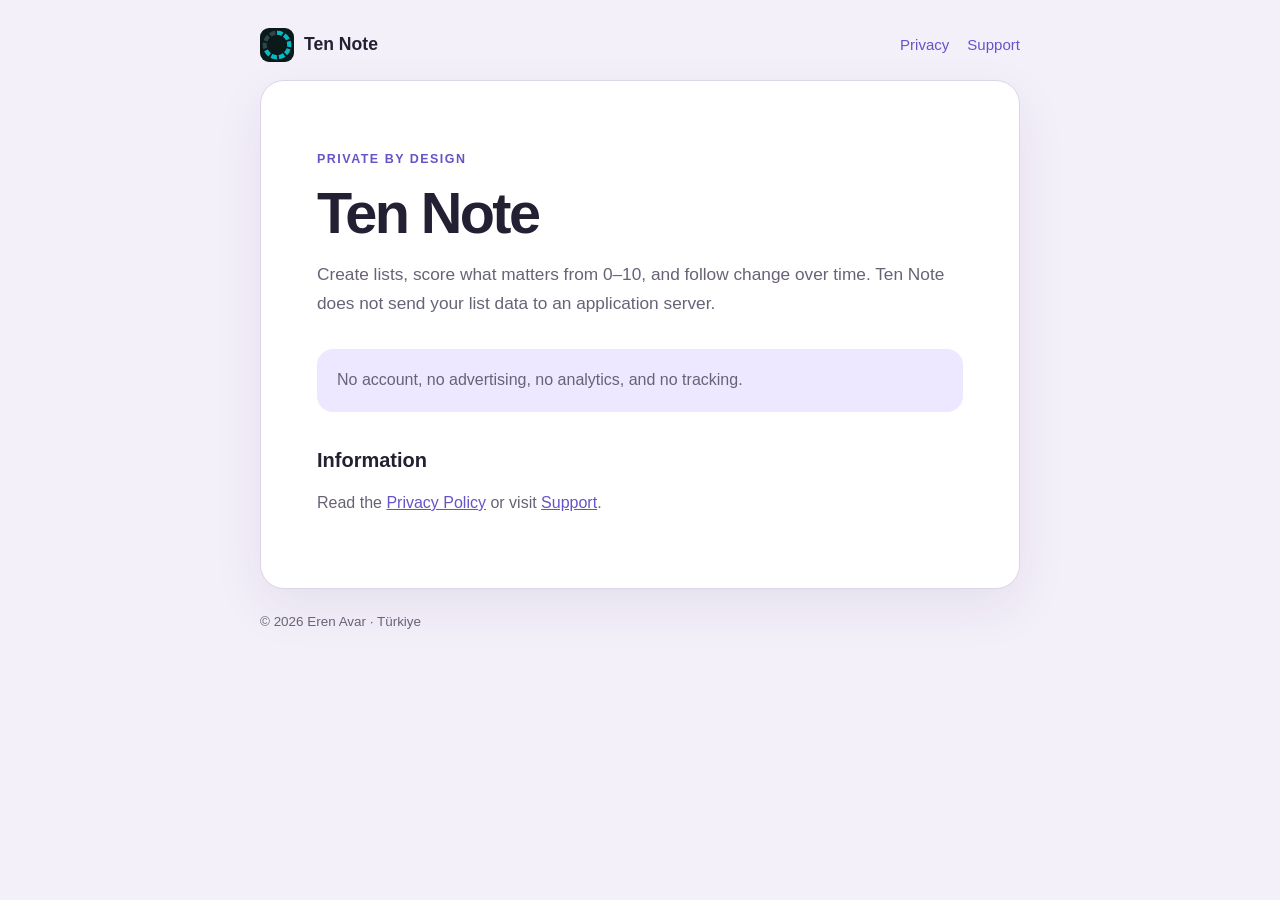
<file: index.html>
<!doctype html>
<html lang="en">
<head>
  <meta charset="utf-8">
  <meta name="viewport" content="width=device-width, initial-scale=1">
  <meta name="description" content="Official privacy and support information for Ten Note.">
  <title>Ten Note</title>
  <link rel="icon" href="./icons/ten-note-icon.svg" type="image/svg+xml">
  <link rel="apple-touch-icon" href="./icons/ten-note-icon-180.png">
  <link rel="manifest" href="./site.webmanifest">
  <link rel="stylesheet" href="./styles.css">
</head>
<body>
  <header>
    <a class="brand" href="./"><img src="./icons/ten-note-icon.svg" alt="">Ten Note</a>
    <nav aria-label="Legal and support"><a href="./privacy/">Privacy</a><a href="./support/">Support</a></nav>
  </header>
  <main>
    <p class="eyebrow">Private by design</p>
    <h1>Ten Note</h1>
    <p class="lede">Create lists, score what matters from 0–10, and follow change over time. Ten Note does not send your list data to an application server.</p>
    <div class="callout"><p>No account, no advertising, no analytics, and no tracking.</p></div>
    <h2>Information</h2>
    <p>Read the <a href="./privacy/">Privacy Policy</a> or visit <a href="./support/">Support</a>.</p>
  </main>
  <footer>© 2026 Eren Avar · Türkiye</footer>
</body>
</html>
</file>
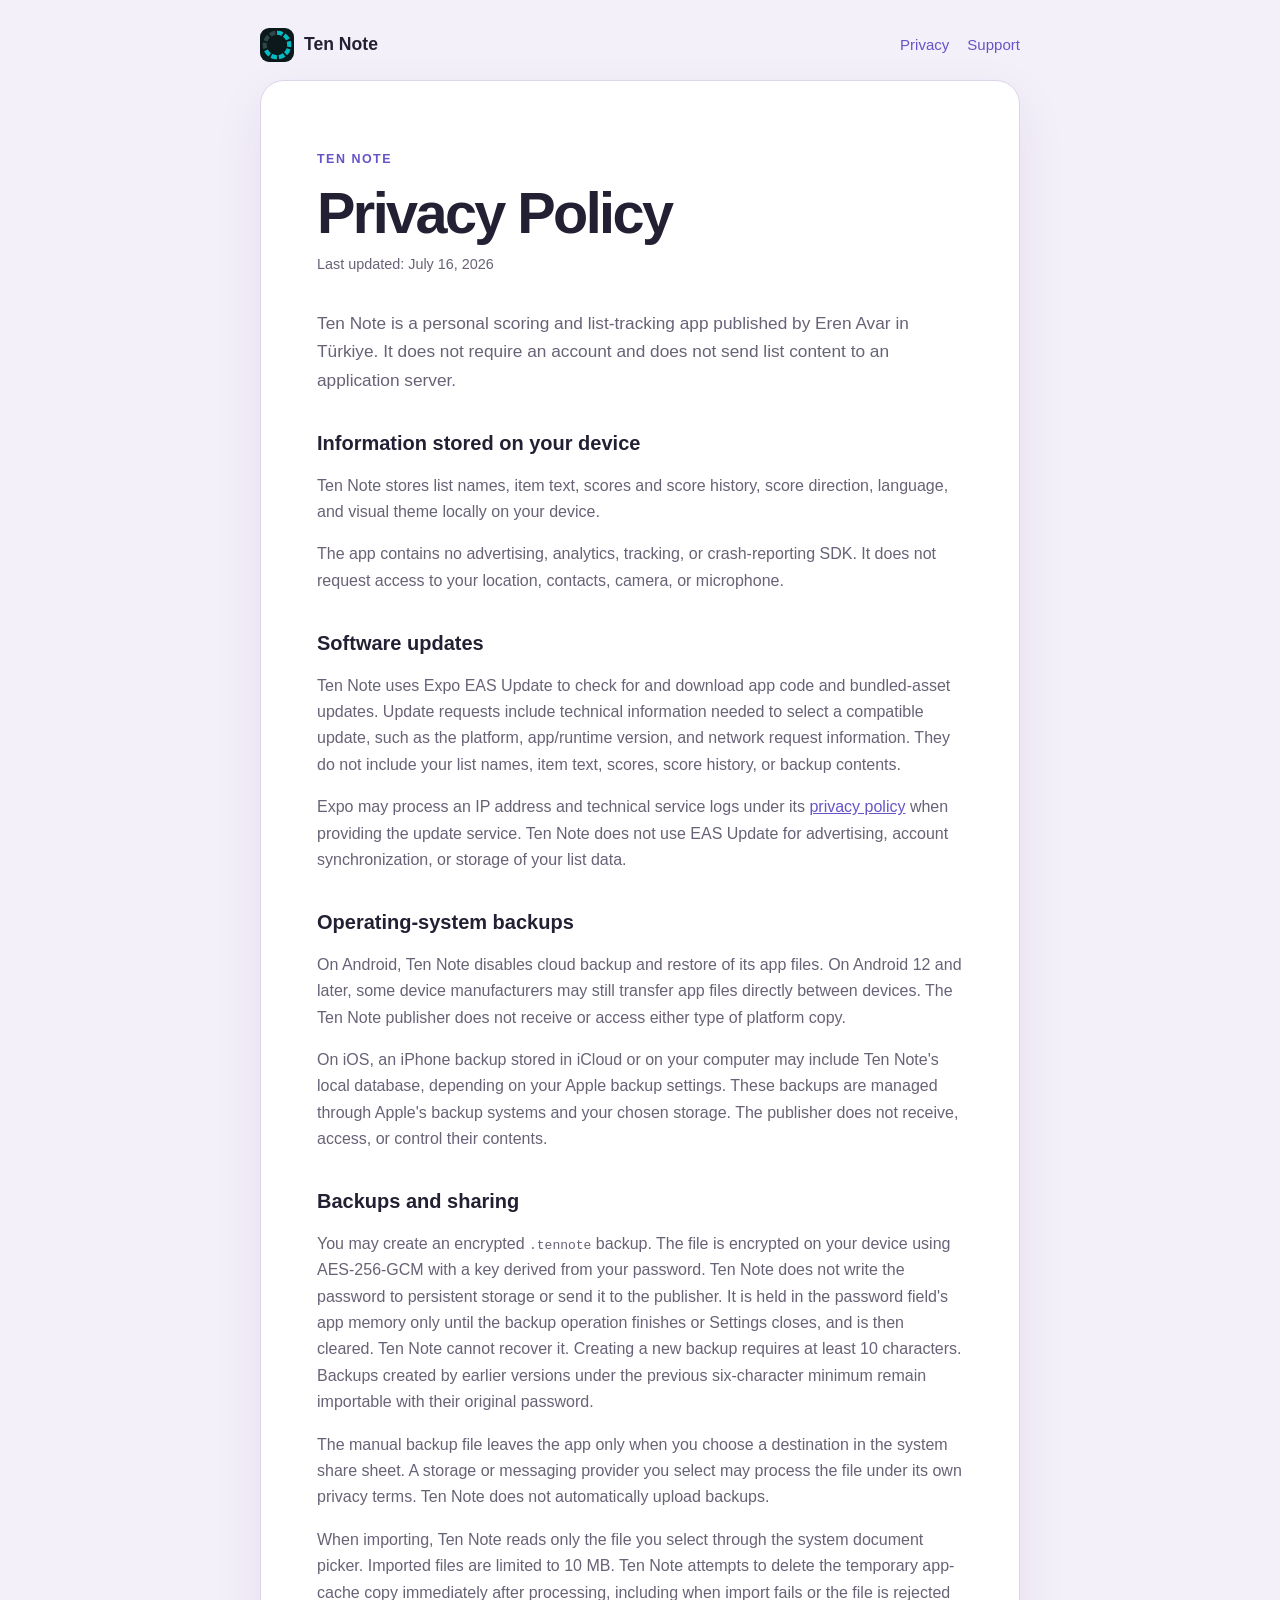
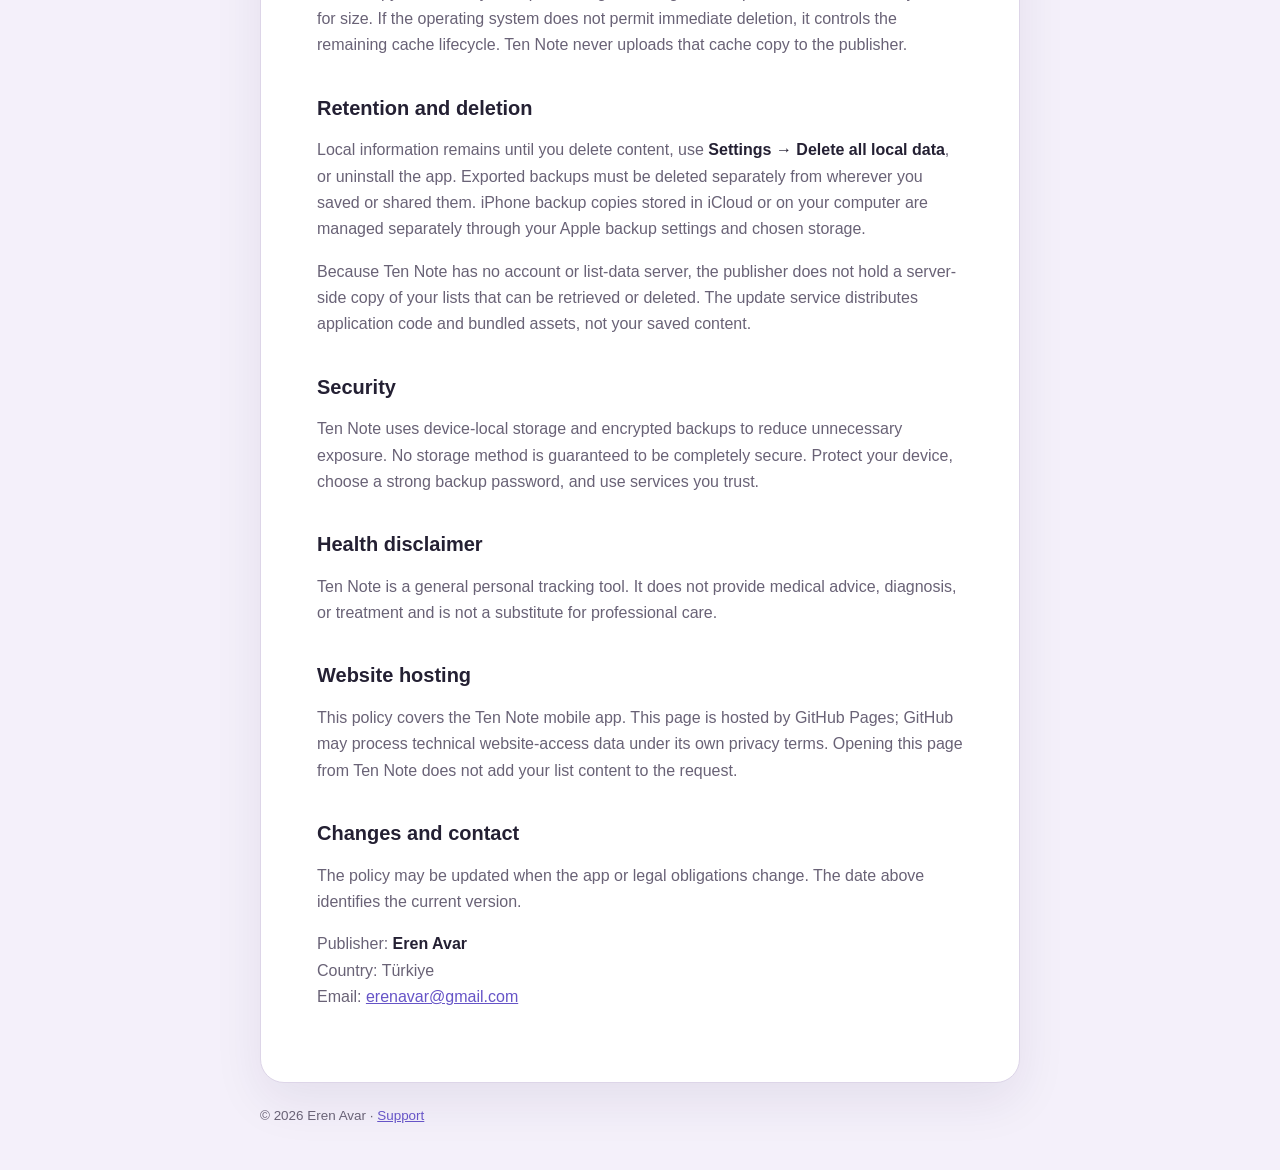
<file: privacy/index.html>
<!doctype html>
<html lang="en">
<head>
  <meta charset="utf-8">
  <meta name="viewport" content="width=device-width, initial-scale=1">
  <meta name="description" content="Ten Note Privacy Policy.">
  <title>Privacy Policy · Ten Note</title>
  <link rel="icon" href="../icons/ten-note-icon.svg" type="image/svg+xml">
  <link rel="apple-touch-icon" href="../icons/ten-note-icon-180.png">
  <link rel="manifest" href="../site.webmanifest">
  <link rel="stylesheet" href="../styles.css">
</head>
<body>
  <header>
    <a class="brand" href="../"><img src="../icons/ten-note-icon.svg" alt="">Ten Note</a>
    <nav aria-label="Legal and support"><a href="./" aria-current="page">Privacy</a><a href="../support/">Support</a></nav>
  </header>
  <main>
    <p class="eyebrow">Ten Note</p>
    <h1>Privacy Policy</h1>
    <p class="meta">Last updated: July 16, 2026</p>

    <p class="lede">Ten Note is a personal scoring and list-tracking app published by Eren Avar in Türkiye. It does not require an account and does not send list content to an application server.</p>

    <h2>Information stored on your device</h2>
    <p>Ten Note stores list names, item text, scores and score history, score direction, language, and visual theme locally on your device.</p>
    <p>The app contains no advertising, analytics, tracking, or crash-reporting SDK. It does not request access to your location, contacts, camera, or microphone.</p>

    <h2>Software updates</h2>
    <p>Ten Note uses Expo EAS Update to check for and download app code and bundled-asset updates. Update requests include technical information needed to select a compatible update, such as the platform, app/runtime version, and network request information. They do not include your list names, item text, scores, score history, or backup contents.</p>
    <p>Expo may process an IP address and technical service logs under its <a href="https://expo.dev/privacy">privacy policy</a> when providing the update service. Ten Note does not use EAS Update for advertising, account synchronization, or storage of your list data.</p>

    <h2>Operating-system backups</h2>
    <p>On Android, Ten Note disables cloud backup and restore of its app files. On Android 12 and later, some device manufacturers may still transfer app files directly between devices. The Ten Note publisher does not receive or access either type of platform copy.</p>
    <p>On iOS, an iPhone backup stored in iCloud or on your computer may include Ten Note's local database, depending on your Apple backup settings. These backups are managed through Apple's backup systems and your chosen storage. The publisher does not receive, access, or control their contents.</p>

    <h2>Backups and sharing</h2>
    <p>You may create an encrypted <code>.tennote</code> backup. The file is encrypted on your device using AES-256-GCM with a key derived from your password. Ten Note does not write the password to persistent storage or send it to the publisher. It is held in the password field's app memory only until the backup operation finishes or Settings closes, and is then cleared. Ten Note cannot recover it. Creating a new backup requires at least 10 characters. Backups created by earlier versions under the previous six-character minimum remain importable with their original password.</p>
    <p>The manual backup file leaves the app only when you choose a destination in the system share sheet. A storage or messaging provider you select may process the file under its own privacy terms. Ten Note does not automatically upload backups.</p>
    <p>When importing, Ten Note reads only the file you select through the system document picker. Imported files are limited to 10 MB. Ten Note attempts to delete the temporary app-cache copy immediately after processing, including when import fails or the file is rejected for size. If the operating system does not permit immediate deletion, it controls the remaining cache lifecycle. Ten Note never uploads that cache copy to the publisher.</p>

    <h2>Retention and deletion</h2>
    <p>Local information remains until you delete content, use <strong>Settings → Delete all local data</strong>, or uninstall the app. Exported backups must be deleted separately from wherever you saved or shared them. iPhone backup copies stored in iCloud or on your computer are managed separately through your Apple backup settings and chosen storage.</p>
    <p>Because Ten Note has no account or list-data server, the publisher does not hold a server-side copy of your lists that can be retrieved or deleted. The update service distributes application code and bundled assets, not your saved content.</p>

    <h2>Security</h2>
    <p>Ten Note uses device-local storage and encrypted backups to reduce unnecessary exposure. No storage method is guaranteed to be completely secure. Protect your device, choose a strong backup password, and use services you trust.</p>

    <h2>Health disclaimer</h2>
    <p>Ten Note is a general personal tracking tool. It does not provide medical advice, diagnosis, or treatment and is not a substitute for professional care.</p>

    <h2>Website hosting</h2>
    <p>This policy covers the Ten Note mobile app. This page is hosted by GitHub Pages; GitHub may process technical website-access data under its own privacy terms. Opening this page from Ten Note does not add your list content to the request.</p>

    <h2>Changes and contact</h2>
    <p>The policy may be updated when the app or legal obligations change. The date above identifies the current version.</p>
    <p>Publisher: <strong>Eren Avar</strong><br>Country: Türkiye<br>Email: <a href="mailto:erenavar@gmail.com">erenavar@gmail.com</a></p>
  </main>
  <footer>© 2026 Eren Avar · <a href="../support/">Support</a></footer>
</body>
</html>
</file>
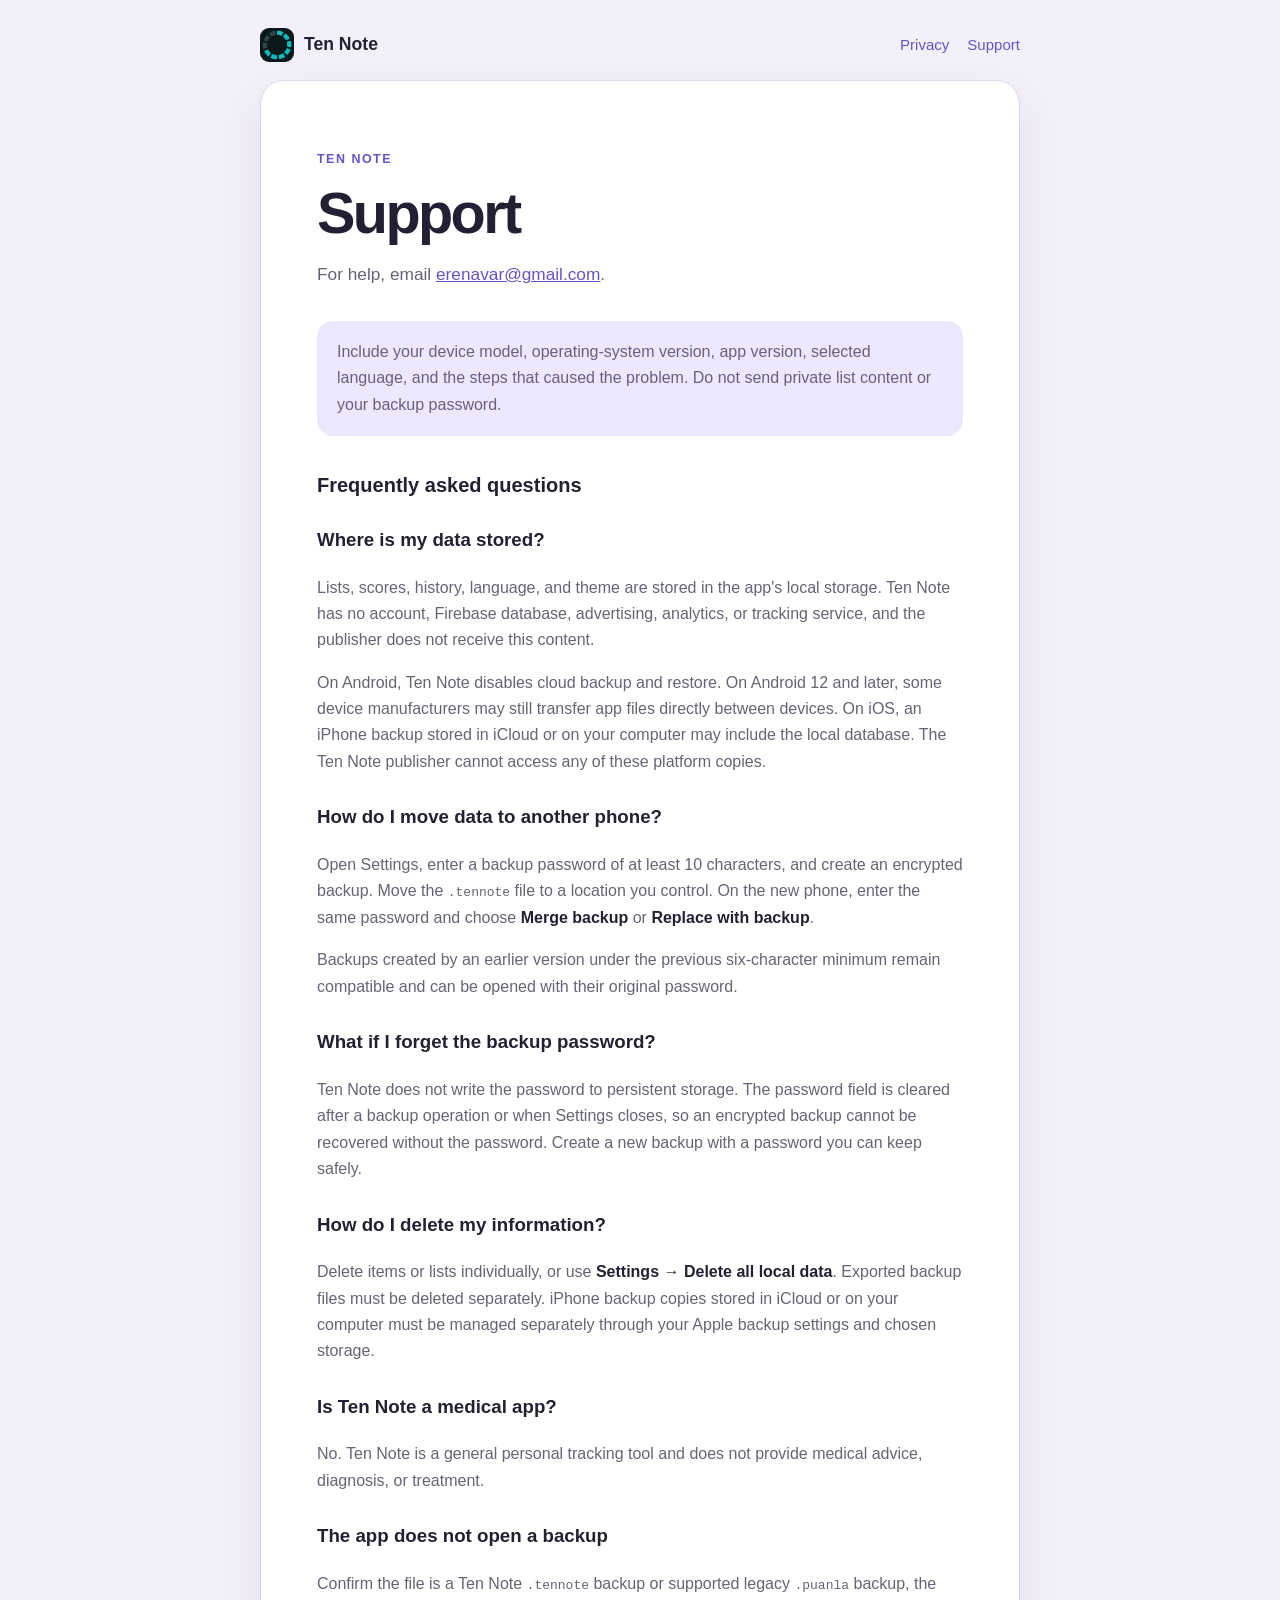
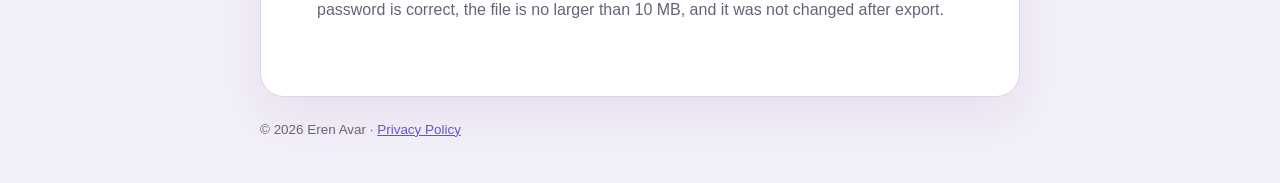
<file: support/index.html>
<!doctype html>
<html lang="en">
<head>
  <meta charset="utf-8">
  <meta name="viewport" content="width=device-width, initial-scale=1">
  <meta name="description" content="Help and support for Ten Note.">
  <title>Support · Ten Note</title>
  <link rel="icon" href="../icons/ten-note-icon.svg" type="image/svg+xml">
  <link rel="apple-touch-icon" href="../icons/ten-note-icon-180.png">
  <link rel="manifest" href="../site.webmanifest">
  <link rel="stylesheet" href="../styles.css">
</head>
<body>
  <header>
    <a class="brand" href="../"><img src="../icons/ten-note-icon.svg" alt="">Ten Note</a>
    <nav aria-label="Legal and support"><a href="../privacy/">Privacy</a><a href="./" aria-current="page">Support</a></nav>
  </header>
  <main>
    <p class="eyebrow">Ten Note</p>
    <h1>Support</h1>
    <p class="lede">For help, email <a href="mailto:erenavar@gmail.com">erenavar@gmail.com</a>.</p>
    <div class="callout"><p>Include your device model, operating-system version, app version, selected language, and the steps that caused the problem. Do not send private list content or your backup password.</p></div>

    <h2>Frequently asked questions</h2>
    <h3>Where is my data stored?</h3>
    <p>Lists, scores, history, language, and theme are stored in the app's local storage. Ten Note has no account, Firebase database, advertising, analytics, or tracking service, and the publisher does not receive this content.</p>
    <p>On Android, Ten Note disables cloud backup and restore. On Android 12 and later, some device manufacturers may still transfer app files directly between devices. On iOS, an iPhone backup stored in iCloud or on your computer may include the local database. The Ten Note publisher cannot access any of these platform copies.</p>

    <h3>How do I move data to another phone?</h3>
    <p>Open Settings, enter a backup password of at least 10 characters, and create an encrypted backup. Move the <code>.tennote</code> file to a location you control. On the new phone, enter the same password and choose <strong>Merge backup</strong> or <strong>Replace with backup</strong>.</p>
    <p>Backups created by an earlier version under the previous six-character minimum remain compatible and can be opened with their original password.</p>

    <h3>What if I forget the backup password?</h3>
    <p>Ten Note does not write the password to persistent storage. The password field is cleared after a backup operation or when Settings closes, so an encrypted backup cannot be recovered without the password. Create a new backup with a password you can keep safely.</p>

    <h3>How do I delete my information?</h3>
    <p>Delete items or lists individually, or use <strong>Settings → Delete all local data</strong>. Exported backup files must be deleted separately. iPhone backup copies stored in iCloud or on your computer must be managed separately through your Apple backup settings and chosen storage.</p>

    <h3>Is Ten Note a medical app?</h3>
    <p>No. Ten Note is a general personal tracking tool and does not provide medical advice, diagnosis, or treatment.</p>

    <h3>The app does not open a backup</h3>
    <p>Confirm the file is a Ten Note <code>.tennote</code> backup or supported legacy <code>.puanla</code> backup, the password is correct, the file is no larger than 10 MB, and it was not changed after export.</p>
  </main>
  <footer>© 2026 Eren Avar · <a href="../privacy/">Privacy Policy</a></footer>
</body>
</html>
</file>
<file: styles.css>
:root {
  color-scheme: light dark;
  --bg: #f4f0fa;
  --surface: #ffffff;
  --text: #242033;
  --muted: #696276;
  --line: #ddd5e8;
  --accent: #6654c7;
  --accent-soft: #ede8ff;
}

@media (prefers-color-scheme: dark) {
  :root {
    --bg: #11101a;
    --surface: #1c1a28;
    --text: #f5f1ff;
    --muted: #b7b0c4;
    --line: #393347;
    --accent: #b4a4ff;
    --accent-soft: #29233f;
  }
}

* { box-sizing: border-box; }

body {
  margin: 0;
  background: var(--bg);
  color: var(--text);
  font-family: -apple-system, BlinkMacSystemFont, "Segoe UI", sans-serif;
  line-height: 1.65;
}

header, main, footer {
  width: min(760px, calc(100% - 32px));
  margin-inline: auto;
}

header {
  display: flex;
  align-items: center;
  justify-content: space-between;
  padding: 28px 0 18px;
}

.brand {
  display: inline-flex;
  align-items: center;
  gap: 10px;
  color: var(--text);
  font-size: 1.1rem;
  font-weight: 750;
  text-decoration: none;
}
.brand img { width: 34px; height: 34px; border-radius: 9px; }
nav { display: flex; gap: 18px; }
nav a, main a, footer a { color: var(--accent); }
nav a { font-size: .94rem; text-decoration: none; }

main {
  background: var(--surface);
  border: 1px solid var(--line);
  border-radius: 24px;
  padding: clamp(26px, 6vw, 56px);
  box-shadow: 0 18px 50px rgb(43 31 74 / .08);
}

.eyebrow { color: var(--accent); font-size: .78rem; font-weight: 800; letter-spacing: .12em; text-transform: uppercase; }
h1 { margin: 8px 0 10px; font-size: clamp(2rem, 7vw, 3.6rem); line-height: 1.05; letter-spacing: -.045em; }
h2 { margin-top: 2.3rem; font-size: 1.25rem; line-height: 1.25; }
h3 { margin-top: 1.7rem; }
p, li { color: var(--muted); }
strong { color: var(--text); }
.lede { font-size: 1.08rem; }
.meta { margin: 0 0 2rem; color: var(--muted); font-size: .9rem; }
.callout { margin: 2rem 0; padding: 18px 20px; border-radius: 16px; background: var(--accent-soft); }
.callout p { margin: 0; }
footer { padding: 22px 0 42px; color: var(--muted); font-size: .84rem; }

@media (max-width: 520px) {
  header { align-items: flex-start; gap: 14px; }
  nav { gap: 10px; flex-direction: column; text-align: right; }
  main { border-radius: 18px; }
}
</file>
